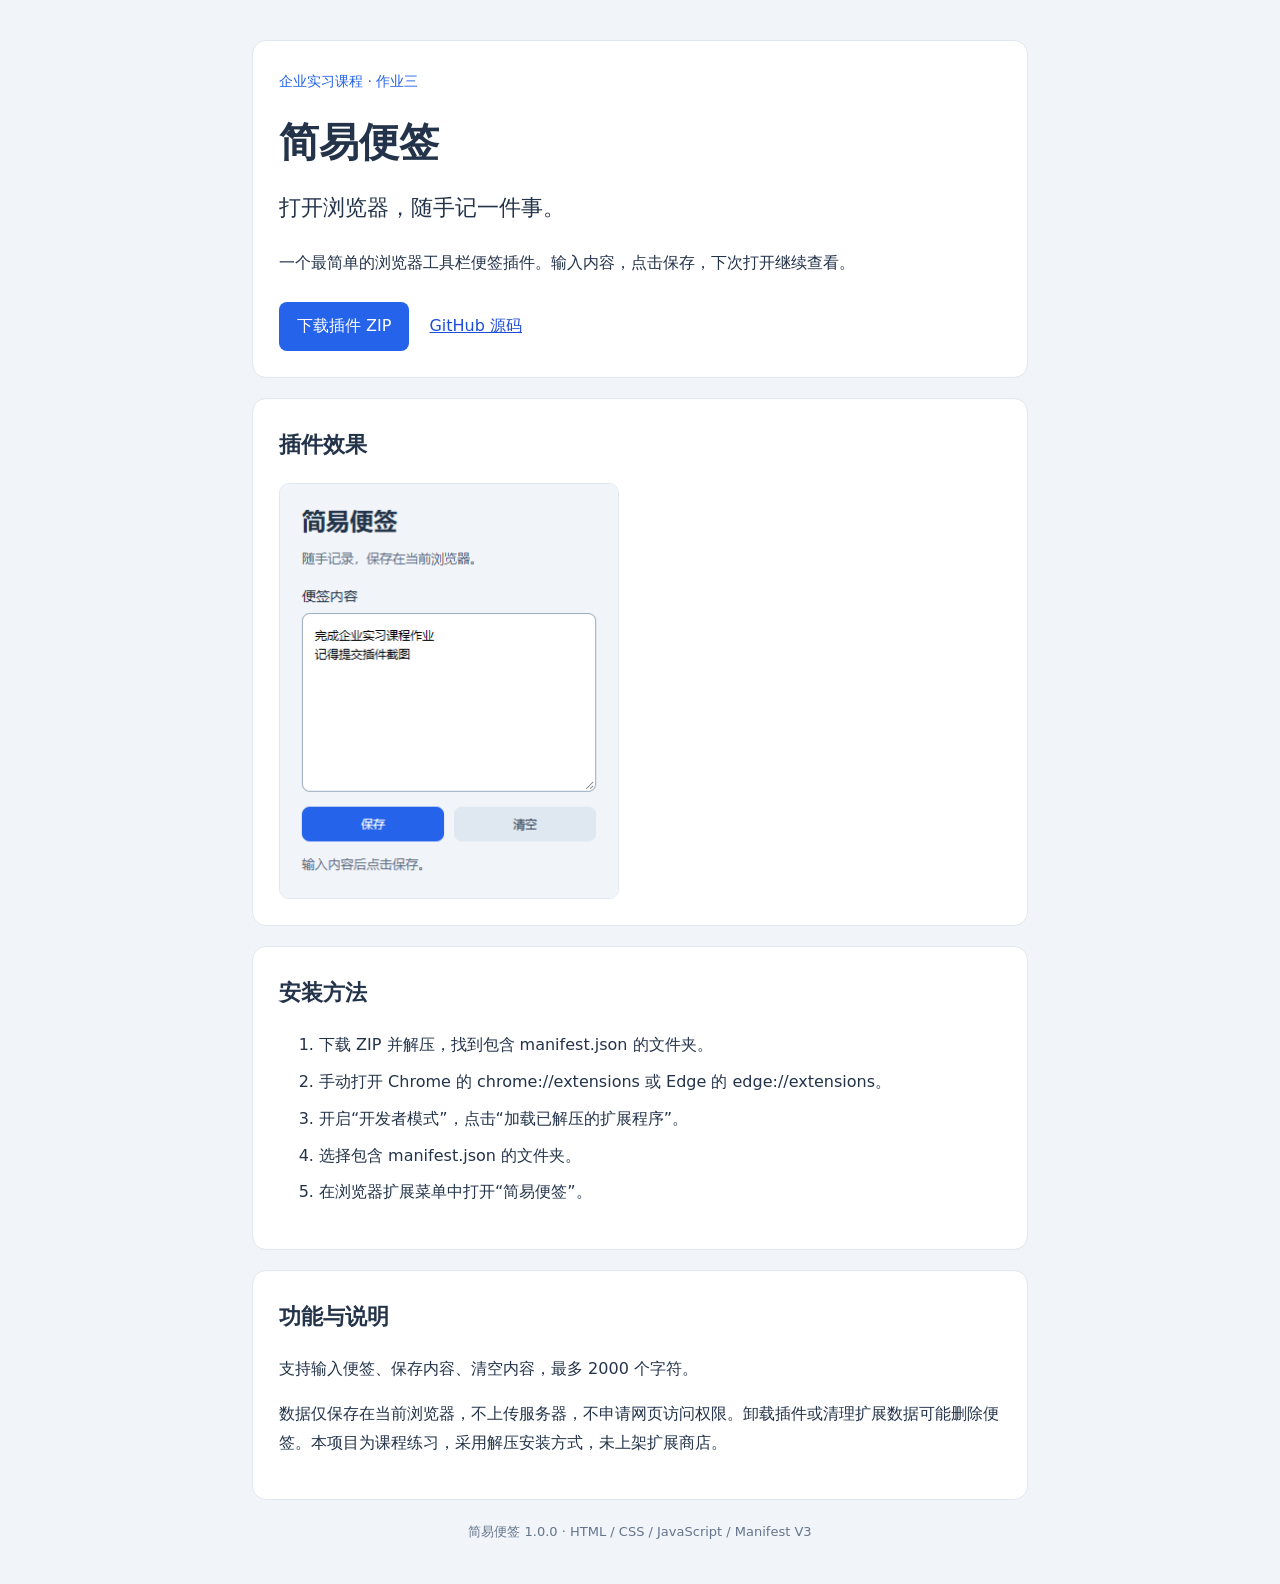
<file: docs/index.html>
<!doctype html>
<html lang="zh-CN">
<head><meta charset="UTF-8"><meta name="viewport" content="width=device-width, initial-scale=1"><title>简易便签 · 浏览器插件</title><link rel="stylesheet" href="style.css"><link rel="icon" href="data:,"></head>
<body>
  <main>
    <header><span class="tag">企业实习课程 · 作业三</span><h1>简易便签</h1><p class="lead">打开浏览器，随手记一件事。</p><p>一个最简单的浏览器工具栏便签插件。输入内容，点击保存，下次打开继续查看。</p><div class="links"><a class="download" href="simple-note-extension.zip" download>下载插件 ZIP</a><a href="https://github.com/zfdasg/internship-note-extension">GitHub 源码</a></div></header>
    <section><h2>插件效果</h2><img src="plugin.png" alt="简易便签插件实际运行截图" width="340" height="450"></section>
    <section><h2>安装方法</h2><ol><li>下载 ZIP 并解压，找到包含 manifest.json 的文件夹。</li><li>手动打开 Chrome 的 chrome://extensions 或 Edge 的 edge://extensions。</li><li>开启“开发者模式”，点击“加载已解压的扩展程序”。</li><li>选择包含 manifest.json 的文件夹。</li><li>在浏览器扩展菜单中打开“简易便签”。</li></ol></section>
    <section><h2>功能与说明</h2><p>支持输入便签、保存内容、清空内容，最多 2000 个字符。</p><p>数据仅保存在当前浏览器，不上传服务器，不申请网页访问权限。卸载插件或清理扩展数据可能删除便签。本项目为课程练习，采用解压安装方式，未上架扩展商店。</p></section>
    <footer>简易便签 1.0.0 · HTML / CSS / JavaScript / Manifest V3</footer>
  </main>
</body>
</html>
</file>
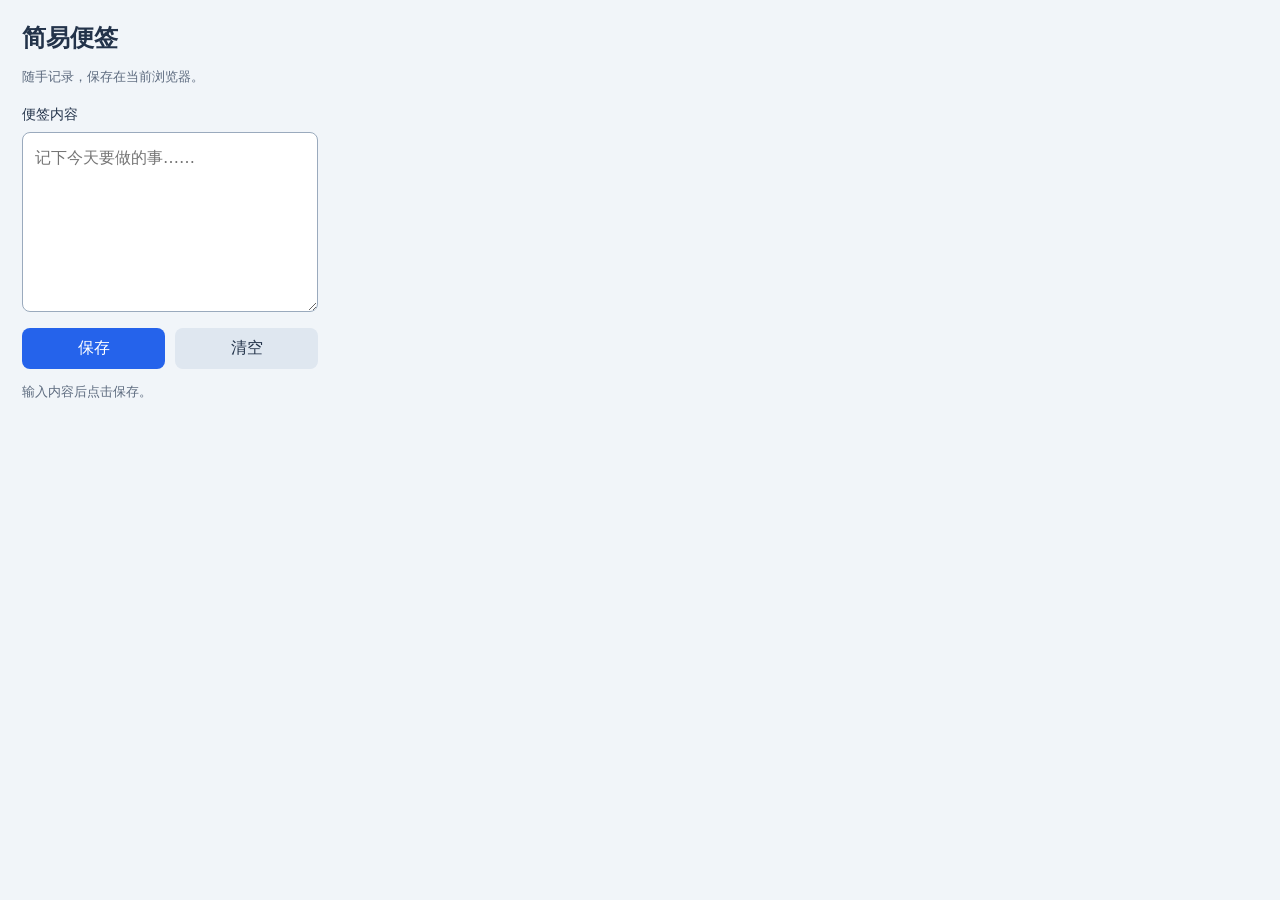
<file: extension/popup.html>
<!doctype html>
<html lang="zh-CN">
<head><meta charset="UTF-8"><meta name="viewport" content="width=device-width, initial-scale=1"><title>简易便签</title><link rel="stylesheet" href="popup.css"><link rel="icon" href="data:,"></head>
<body>
  <main>
    <h1>简易便签</h1>
    <p>随手记录，保存在当前浏览器。</p>
    <label for="note">便签内容</label>
    <textarea id="note" maxlength="2000" placeholder="记下今天要做的事……"></textarea>
    <div class="buttons"><button id="save" type="button">保存</button><button id="clear" type="button">清空</button></div>
    <p id="status" role="status">输入内容后点击保存。</p>
  </main>
  <script src="popup.js"></script>
</body>
</html>
</file>
<file: docs/style.css>
* { box-sizing: border-box; }
body { margin: 0; background: #f1f5f9; color: #23334a; font-family: system-ui, sans-serif; line-height: 1.8; }
main { max-width: 820px; padding: 40px 22px; margin: auto; }
header, section { background: white; border: 1px solid #e0e7ef; border-radius: 14px; padding: 26px; margin-bottom: 20px; }
.tag { color: #2563eb; font-size: 14px; } h1 { font-size: 40px; margin: 10px 0; } h2 { margin-top: 0; font-size: 22px; }
.lead { font-size: 22px; margin-top: 0; } a { color: #1d4ed8; } .links { display: flex; flex-wrap: wrap; align-items: center; gap: 20px; margin-top: 24px; }
.download { padding: 10px 18px; background: #2563eb; color: white; text-decoration: none; border-radius: 8px; }
img { display: block; max-width: 100%; height: auto; border-radius: 10px; border: 1px solid #e0e7ef; }
li { margin-bottom: 8px; } footer { text-align: center; color: #64748b; font-size: 13px; }
@media(max-width:480px) { main { padding: 20px 12px; } header,section { padding: 20px; } h1 { font-size: 32px; } }
</file>
<file: extension/popup.css>
* { box-sizing: border-box; }
body { margin: 0; width: 340px; background: #f1f5f9; color: #23334a; font-family: system-ui, sans-serif; }
main { padding: 22px; }
h1 { margin: 0; font-size: 24px; }
p { color: #5d6b7f; line-height: 1.6; font-size: 13px; }
label { display: block; margin: 18px 0 8px; font-size: 14px; }
textarea { width: 100%; height: 180px; resize: vertical; padding: 12px; border: 1px solid #9aaabd; border-radius: 8px; background: white; font: inherit; line-height: 1.6; }
.buttons { display: flex; gap: 10px; margin-top: 12px; }
button { flex: 1; padding: 10px; border: 0; border-radius: 8px; background: #2563eb; color: white; font: inherit; cursor: pointer; }
#clear { color: #23334a; background: #dfe7f0; }
:focus-visible { outline: 3px solid #93c5fd; outline-offset: 2px; }
#status { min-height: 22px; margin-bottom: 0; }
</file>
